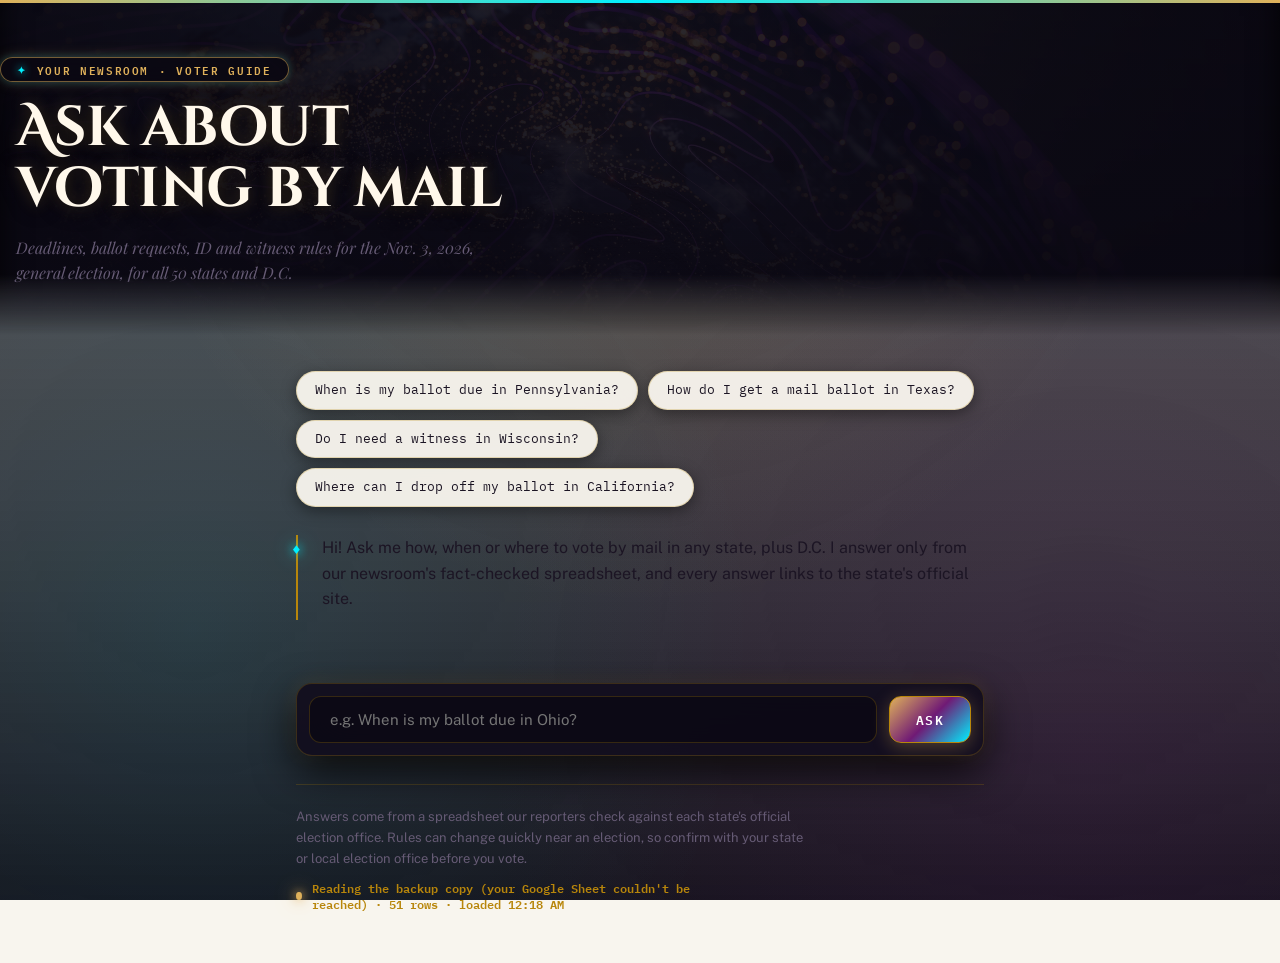
<file: index.html>
<!doctype html>
<html lang="en">
<head>
  <meta charset="utf-8">
  <meta name="viewport" content="width=device-width, initial-scale=1, viewport-fit=cover">
  <title>Mail Ballot Answers</title>
  <meta name="description" content="Ask when, where and how to vote by mail in your state.">
  <link rel="preconnect" href="https://fonts.googleapis.com">
  <link rel="preconnect" href="https://fonts.gstatic.com" crossorigin>
  <link rel="stylesheet" href="https://fonts.googleapis.com/css2?family=Cinzel+Decorative:wght@700&family=IBM+Plex+Mono:wght@400;600&family=Playfair+Display:ital,wght@0,600;0,800;1,400&family=Public+Sans:wght@400;600&display=swap">
  <link rel="stylesheet" href="style.css">
</head>
<body>
  <main class="wrap">
    <header>
      <p class="kicker"><span data-newsroom>Your Newsroom</span> · Voter guide</p>
      <h1>Ask about voting by mail</h1>
      <p>Deadlines, ballot requests, ID and witness rules for the <span data-election>2026 general election</span>, for all 50 states and D.C.</p>
    </header>

    <div id="chips" class="chips" aria-label="Example questions"></div>

    <section id="log" class="log" aria-live="polite" aria-label="Conversation"></section>

    <form id="ask" class="ask" autocomplete="off">
      <label for="q">Your question</label>
      <input id="q" name="q" type="text" placeholder="e.g. When is my ballot due in Ohio?" required>
      <button type="submit">Ask</button>
    </form>

    <footer>
      <p>Answers come from a spreadsheet our reporters check against each state's official election office. Rules can change quickly near an election, so confirm with your state or local election office before you vote.</p>
      <p id="status" class="status">Loading voting data…</p>
    </footer>
  </main>

  <script src="config.js"></script>
  <script src="bot.js"></script>
  <script src="app.js"></script>
</body>
</html>
</file>
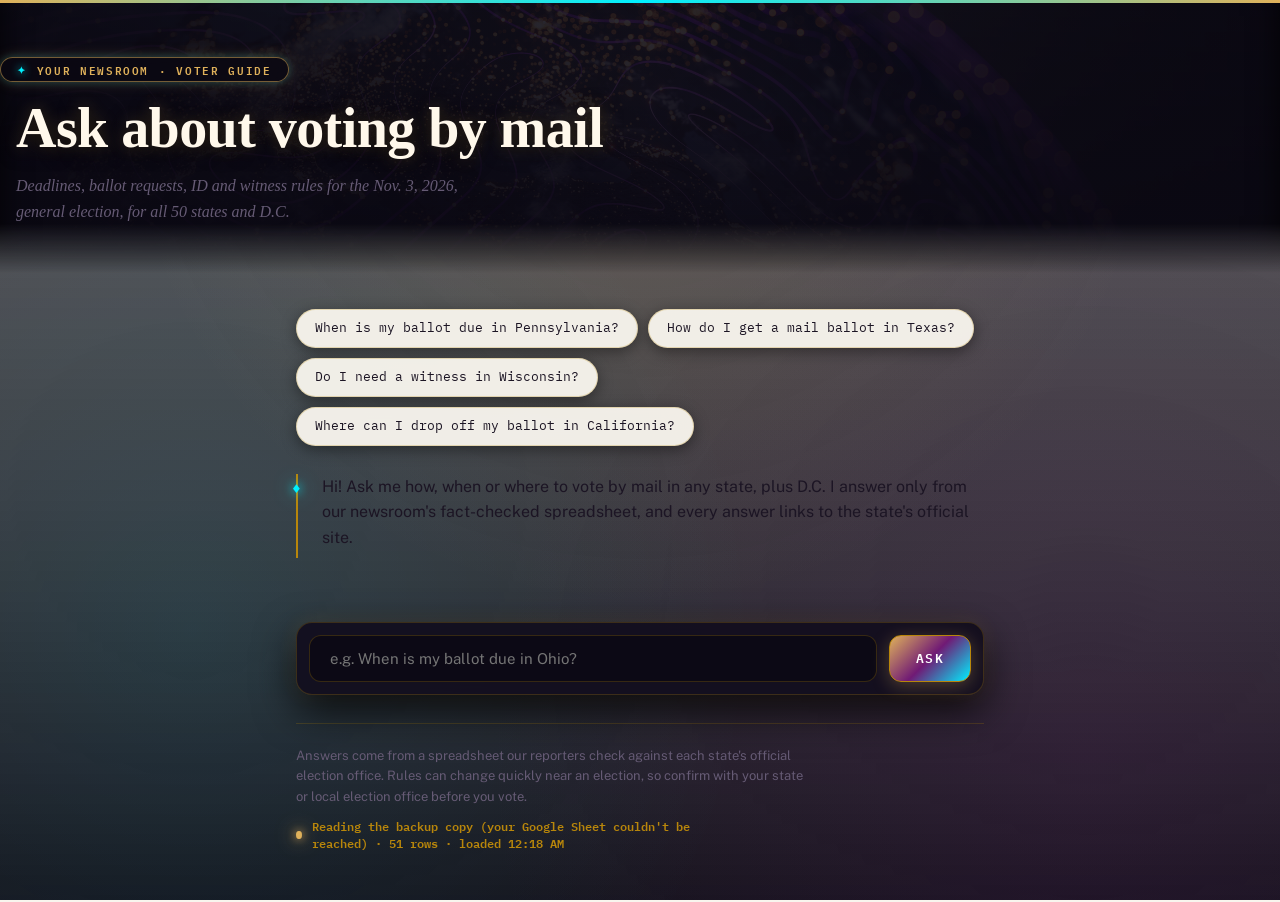
<file: gemini-code-1793810123602.html>
<!doctype html>
<html lang="en">
<head>
  <meta charset="utf-8">
  <meta name="viewport" content="width=device-width, initial-scale=1, viewport-fit=cover">
  <title>Mail Ballot Answers</title>
  <meta name="description" content="Ask when, where and how to vote by mail in your state.">
  <link rel="preconnect" href="https://fonts.googleapis.com">
  <link rel="preconnect" href="https://fonts.gstatic.com" crossorigin>
  <link rel="stylesheet" href="https://fonts.googleapis.com/css2?family=IBM+Plex+Mono:wght@400;600&family=Public+Sans:wght@400;600;800&family=Space+Grotesk:wght@700&display=swap">
  <link rel="stylesheet" href="style.css">
</head>
<body>
  <main class="wrap">
    <header>
      <p class="kicker"><span data-newsroom>Your Newsroom</span> · Voter guide</p>
      <h1>Ask about voting by mail</h1>
      <p>Deadlines, ballot requests, ID and witness rules for the <span data-election>2026 general election</span>, for all 50 states and D.C.</p>
    </header>

    <div id="chips" class="chips" aria-label="Example questions"></div>

    <section id="log" class="log" aria-live="polite" aria-label="Conversation"></section>

    <form id="ask" class="ask" autocomplete="off">
      <label for="q">Your question</label>
      <input id="q" name="q" type="text" placeholder="e.g. When is my ballot due in Ohio?" required>
      <button type="submit">Ask</button>
    </form>

    <footer>
      <p>Answers come from a spreadsheet our reporters check against each state's official election office. Rules can change quickly near an election, so confirm with your state or local election office before you vote.</p>
      <p id="status" class="status">Loading voting data…</p>
    </footer>
  </main>

  <script src="config.js"></script>
  <script src="bot.js"></script>
  <script src="app.js"></script>
</body>
</html>
</file>
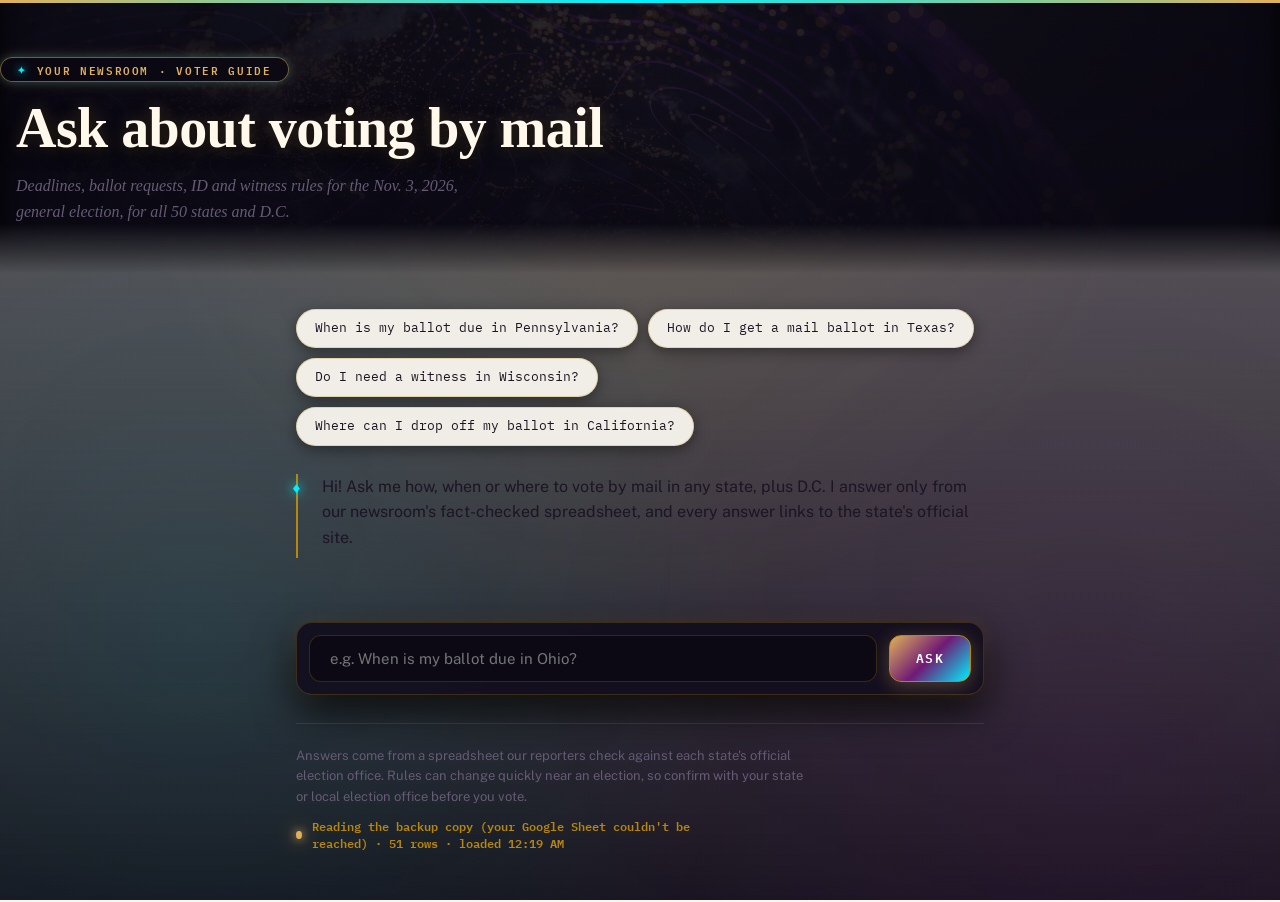
<file: gemini-code-1793813739871.html>
<!doctype html>
<html lang="en">
<head>
  <meta charset="utf-8">
  <meta name="viewport" content="width=device-width, initial-scale=1, viewport-fit=cover">
  <title>Mail Ballot Answers</title>
  <meta name="description" content="Ask when, where and how to vote by mail in your state.">
  <link rel="preconnect" href="https://fonts.googleapis.com">
  <link rel="preconnect" href="https://fonts.gstatic.com" crossorigin>
  <link rel="stylesheet" href="https://fonts.googleapis.com/css2?family=IBM+Plex+Mono:wght@400;600&family=Public+Sans:wght@400;600;800&family=Space+Grotesk:wght@600;700&display=swap">
  <link rel="stylesheet" href="style.css">
</head>
<body>
  <main class="wrap">
    <header>
      <p class="kicker"><span data-newsroom>Your Newsroom</span> · Voter guide</p>
      <h1>Ask about voting by mail</h1>
      <p>Deadlines, ballot requests, ID and witness rules for the <span data-election>2026 general election</span>, for all 50 states and D.C.</p>
    </header>

    <div id="chips" class="chips" aria-label="Example questions"></div>

    <section id="log" class="log" aria-live="polite" aria-label="Conversation"></section>

    <form id="ask" class="ask" autocomplete="off">
      <label for="q">Your question</label>
      <input id="q" name="q" type="text" placeholder="e.g. When is my ballot due in Ohio?" required>
      <button type="submit">Ask</button>
    </form>

    <footer>
      <p>Answers come from a spreadsheet our reporters check against each state's official election office. Rules can change quickly near an election, so confirm with your state or local election office before you vote.</p>
      <p id="status" class="status">Loading voting data…</p>
    </footer>
  </main>

  <script src="config.js"></script>
  <script src="bot.js"></script>
  <script src="app.js"></script>
</body>
</html>
</file>
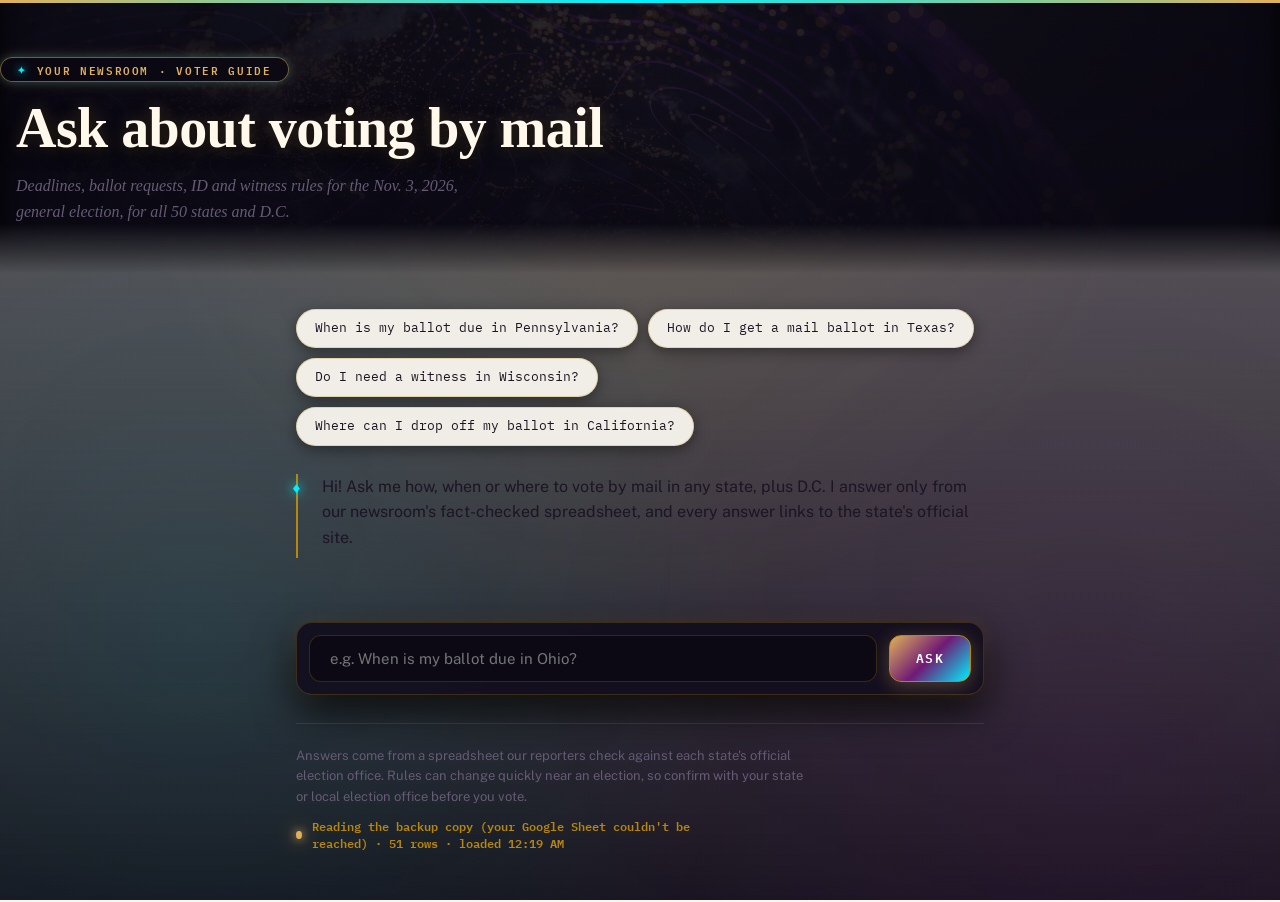
<file: index-2.html>
<!doctype html>
<html lang="en">
<head>
  <meta charset="utf-8">
  <meta name="viewport" content="width=device-width, initial-scale=1, viewport-fit=cover">
  <title>Mail Ballot Answers</title>
  <meta name="description" content="Ask when, where and how to vote by mail in your state.">
  <link rel="preconnect" href="https://fonts.googleapis.com">
  <link rel="preconnect" href="https://fonts.gstatic.com" crossorigin>
  <link rel="stylesheet" href="https://fonts.googleapis.com/css2?family=IBM+Plex+Mono:wght@400;600&family=Public+Sans:wght@400;600;800&family=Space+Grotesk:wght@700&display=swap">
  <link rel="stylesheet" href="style.css">
</head>
<body>
  <main class="wrap">
    <header>
      <p class="kicker"><span data-newsroom>Your Newsroom</span> · Voter guide</p>
      <h1>Ask about voting by mail</h1>
      <p>Deadlines, ballot requests, ID and witness rules for the <span data-election>2026 general election</span>, for all 50 states and D.C.</p>
    </header>

    <div id="chips" class="chips" aria-label="Example questions"></div>

    <section id="log" class="log" aria-live="polite" aria-label="Conversation"></section>

    <form id="ask" class="ask" autocomplete="off">
      <label for="q">Your question</label>
      <input id="q" name="q" type="text" placeholder="e.g. When is my ballot due in Ohio?" required>
      <button type="submit">Ask</button>
    </form>

    <footer>
      <p>Answers come from a spreadsheet our reporters check against each state's official election office. Rules can change quickly near an election, so confirm with your state or local election office before you vote.</p>
      <p id="status" class="status">Loading voting data…</p>
    </footer>
  </main>

  <script src="config.js"></script>
  <script src="bot.js"></script>
  <script src="app.js"></script>
</body>
</html>
</file>
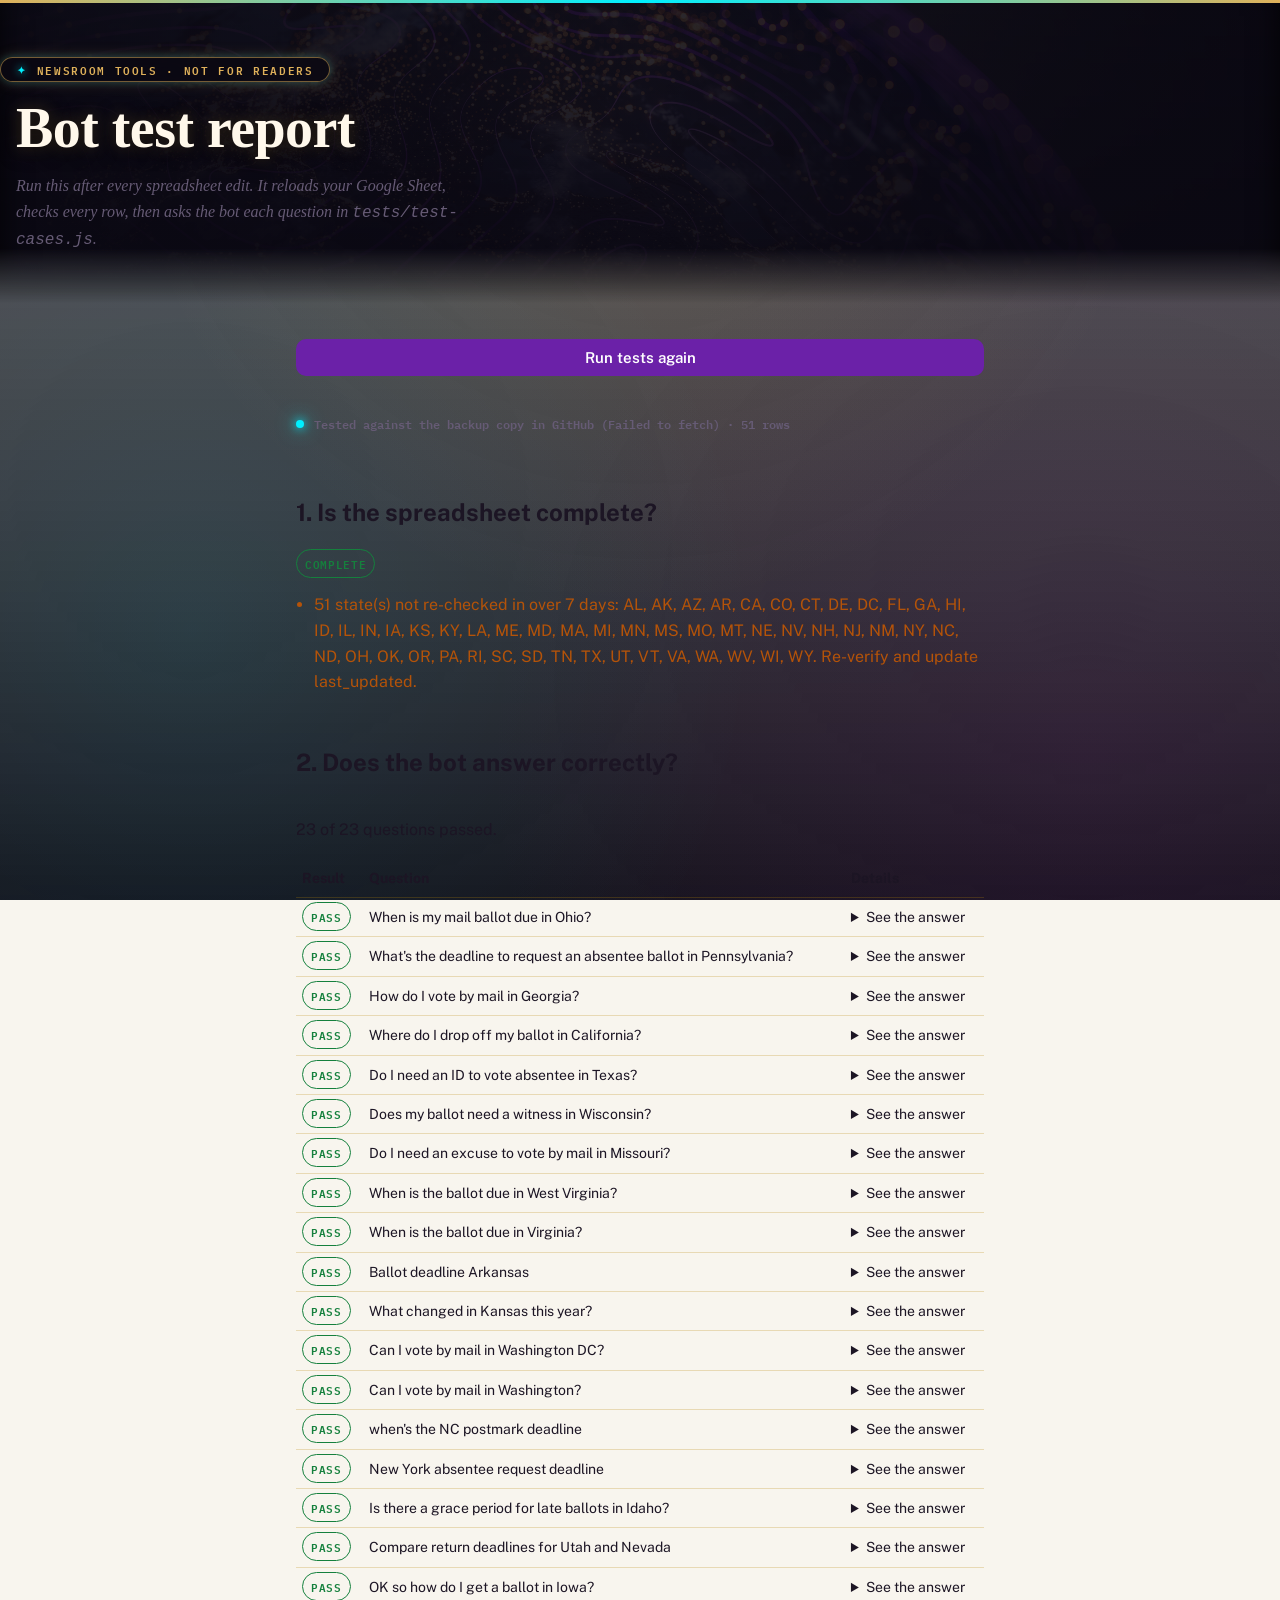
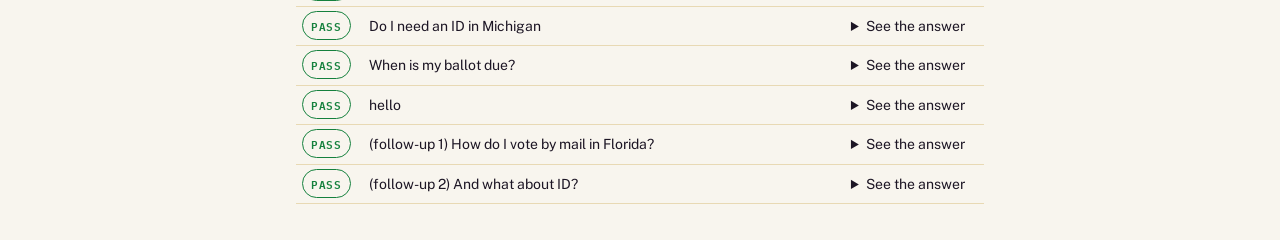
<file: tests.html>
<!doctype html>
<html lang="en">
<head>
  <meta charset="utf-8">
  <meta name="viewport" content="width=device-width, initial-scale=1">
  <title>Bot Test Report</title>
  <link rel="stylesheet" href="https://fonts.googleapis.com/css2?family=IBM+Plex+Mono:wght@400;600&family=Public+Sans:wght@400;600;800&display=swap">
  <link rel="stylesheet" href="style.css">
  <style>
    .pill { font: 600 11px/1 var(--font-mono); letter-spacing: .06em; padding: 4px 8px; border-radius: 999px; border: 1px solid currentColor; }
    .pass { color: #15803d; } .fail { color: var(--stamp); } .warnc { color: #b45309; }
    table { width: 100%; border-collapse: collapse; font-size: 14px; }
    td, th { text-align: left; vertical-align: top; padding: 8px 6px; border-bottom: 1px solid var(--rule); }
    .scroll { overflow-x: auto; }
    details pre { white-space: pre-wrap; font: 12px/1.5 var(--font-mono); background: var(--card); padding: 8px; border-radius: 6px; }
    ul.plain { margin: 0; padding-left: 18px; }
    button.run { font: 600 15px var(--font-body); padding: 10px 16px; border: 0; border-radius: 10px; background: var(--accent); color: var(--accent-ink); cursor: pointer; justify-self: start; }
  </style>
</head>
<body>
  <main class="wrap">
    <header>
      <p class="kicker">Newsroom tools · not for readers</p>
      <h1>Bot test report</h1>
      <p>Run this after every spreadsheet edit. It reloads your Google Sheet, checks every row, then asks the bot each question in <code>tests/test-cases.js</code>.</p>
    </header>
    <button class="run" id="run" type="button">Run tests again</button>
    <p id="source" class="status">Loading…</p>
    <section><h2>1. Is the spreadsheet complete?</h2><div id="data"></div></section>
    <section><h2>2. Does the bot answer correctly?</h2><div id="qs" class="scroll"></div></section>
  </main>

  <script src="config.js"></script>
  <script src="bot.js"></script>
  <script src="tests/test-cases.js"></script>
  <script src="tests/checks.js"></script>
  <script>
  (function () {
    var CFG = window.BOT_CONFIG;
    function get(url) { return fetch(url, { cache: "no-store" }).then(function (r) { if (!r.ok) throw new Error("HTTP " + r.status); return r.text(); }); }
    function el(tag, cls, text) { var e = document.createElement(tag); if (cls) e.className = cls; if (text != null) e.textContent = text; return e; }

    function render(rows, label) {
      document.getElementById("source").textContent = label + " · " + rows.length + " rows";
      var index = MailBot.buildIndex(rows);

      var d = MailBotChecks.checkData(rows);
      var data = document.getElementById("data"); data.innerHTML = "";
      var head = el("p");
      head.appendChild(el("span", "pill " + (d.errors.length ? "fail" : "pass"), d.errors.length ? d.errors.length + " PROBLEMS" : "COMPLETE"));
      data.appendChild(head);
      var ul = el("ul", "plain");
      d.errors.forEach(function (e) { ul.appendChild(el("li", "fail", e)); });
      d.warnings.forEach(function (w) { ul.appendChild(el("li", "warnc", w)); });
      data.appendChild(ul);

      var results = MailBotChecks.checkQuestions(MailBot, index, MailBotTests);
      var passed = results.filter(function (r) { return r.pass; }).length;
      var qs = document.getElementById("qs"); qs.innerHTML = "";
      qs.appendChild(el("p", null, passed + " of " + results.length + " questions passed."));
      var t = el("table"); var hr = el("tr");
      ["Result", "Question", "Details"].forEach(function (h) { hr.appendChild(el("th", null, h)); });
      t.appendChild(hr);
      results.forEach(function (r) {
        var tr = el("tr");
        var c1 = el("td"); c1.appendChild(el("span", "pill " + (r.pass ? "pass" : "fail"), r.pass ? "PASS" : "FAIL")); tr.appendChild(c1);
        tr.appendChild(el("td", null, r.q));
        var c3 = el("td");
        r.problems.forEach(function (p) { c3.appendChild(el("div", "fail", p)); });
        var det = el("details"); det.appendChild(el("summary", null, "See the answer")); det.appendChild(el("pre", null, r.text));
        c3.appendChild(det); tr.appendChild(c3); t.appendChild(tr);
      });
      qs.appendChild(t);
    }

    function run() {
      var live = CFG.SHEET_CSV_URL;
      var p = /^https:\/\/docs\.google\.com\//.test(live)
        ? get(live).then(function (t) { render(MailBot.parseCSV(t), "Tested against your Google Sheet"); })
        : Promise.reject(new Error("no live link in config.js"));
      p.catch(function (e) {
        return get(CFG.BACKUP_CSV).then(function (t) {
          render(MailBot.parseCSV(t), "Tested against the backup copy in GitHub (" + e.message + ")");
        });
      }).catch(function (e) { document.getElementById("source").textContent = "Could not load any data: " + e.message; });
    }
    document.getElementById("run").addEventListener("click", run);
    run();
  })();
  </script>
</body>
</html>
</file>
<file: style.css>
/* Style: Cyber-Rococo (High-Brow Fine Art Meets Cyberpunk HUD) */
:root {
  /* Default Dark Cyber-Rococo Palette */
  --paper: #0a0812;
  --card: rgba(18, 14, 30, 0.88);
  --ink: #f4efdf;
  --muted: #a69bb8;
  --rule: rgba(223, 177, 91, 0.3);
  --accent: #00f0ff;
  --accent-ink: #0a0812;
  --stamp: #dfb15b;
  --you: linear-gradient(135deg, #701a75, #4c1d95, #00f0ff);
  --font-body: "Public Sans", system-ui, -apple-system, sans-serif;
  --font-mono: "IBM Plex Mono", monospace;
  --font-heading: "Cinzel Decorative", "Playfair Display", serif;
  color-scheme: dark;
}

@media (prefers-color-scheme: light) {
  :root:not([data-theme="dark"]) {
    --paper: #f8f5ee;
    --card: rgba(255, 252, 245, 0.92);
    --ink: #1c1524;
    --muted: #665b75;
    --rule: rgba(184, 134, 11, 0.25);
    --accent: #6b21a8;
    --accent-ink: #ffffff;
    --stamp: #b8860b;
    --you: linear-gradient(135deg, #6b21a8, #0284c7);
    color-scheme: light;
  }
}

:root[data-theme="light"] {
  --paper: #f8f5ee;
  --card: rgba(255, 252, 245, 0.92);
  --ink: #1c1524;
  --muted: #665b75;
  --rule: rgba(184, 134, 11, 0.25);
  --accent: #6b21a8;
  --accent-ink: #ffffff;
  --stamp: #b8860b;
  --you: linear-gradient(135deg, #6b21a8, #0284c7);
  color-scheme: light;
}

:root[data-theme="dark"] {
  --paper: #0a0812;
  --card: rgba(18, 14, 30, 0.88);
  --ink: #f4efdf;
  --muted: #a69bb8;
  --rule: rgba(223, 177, 91, 0.3);
  --accent: #00f0ff;
  --accent-ink: #0a0812;
  --stamp: #dfb15b;
  --you: linear-gradient(135deg, #701a75, #4c1d95, #00f0ff);
  color-scheme: dark;
}

* { box-sizing: border-box; }

body {
  margin: 0;
  background: var(--paper);
  color: var(--ink);
  font: 16px/1.6 var(--font-body);
  position: relative;
  min-height: 100vh;
  overflow-x: hidden;
}

/* Gallery Wallpaper Ambient Glow */
body::before {
  content: "";
  position: fixed;
  inset: 0;
  background: 
    radial-gradient(circle at 50% 10%, rgba(223, 177, 91, 0.12), transparent 50%),
    radial-gradient(circle at 15% 70%, rgba(0, 240, 255, 0.08), transparent 45%),
    radial-gradient(circle at 85% 85%, rgba(112, 26, 117, 0.15), transparent 45%),
    linear-gradient(to bottom, rgba(10, 8, 18, 0.6), rgba(10, 8, 18, 0.95));
  pointer-events: none;
  z-index: 0;
}

.wrap {
  max-width: 720px;
  margin: 0 auto;
  padding-block: 0 40px;
  padding-left: max(16px, env(safe-area-inset-left, 0px));
  padding-right: max(16px, env(safe-area-inset-right, 0px));
  display: flex;
  flex-direction: column;
  gap: 28px;
  position: relative;
  z-index: 1;
}

/* Renaissance Oil Painting Hero Header with Cyber Trim */
header {
  position: relative;
  width: 100vw;
  left: 50%;
  right: 50%;
  margin-left: -50vw;
  margin-right: -50vw;
  padding-top: 56px;
  padding-bottom: 48px;
  background: 
    linear-gradient(180deg, rgba(10, 8, 18, 0.75) 0%, rgba(10, 8, 18, 0.92) 80%, #0a0812 100%),
    linear-gradient(90deg, rgba(10, 8, 18, 0.95) 0%, rgba(10, 8, 18, 0.4) 50%, rgba(10, 8, 18, 0.95) 100%),
    url('hero.jpg') center/cover no-repeat;
  mask-image: linear-gradient(to bottom, rgba(0,0,0,1) 82%, rgba(0,0,0,0) 100%);
  -webkit-mask-image: linear-gradient(to bottom, rgba(0,0,0,1) 82%, rgba(0,0,0,0) 100%);
  border-bottom: 1px solid var(--rule);
  margin-bottom: 8px;
  box-shadow: inset 0 -20px 30px rgba(0, 0, 0, 0.8);
}

/* Gold Frame Ornament Border */
header::before {
  content: "";
  position: absolute;
  top: 0;
  left: 0;
  right: 0;
  height: 3px;
  background: linear-gradient(90deg, #dfb15b 0%, #00f0ff 50%, #dfb15b 100%);
}

header > * {
  max-width: 720px;
  margin-left: auto;
  margin-right: auto;
  padding-left: max(16px, env(safe-area-inset-left, 0px));
  padding-right: max(16px, env(safe-area-inset-right, 0px));
}

/* Fine Art Exhibition Pill Header */
header .kicker {
  display: inline-flex;
  align-items: center;
  gap: 10px;
  font: 600 11px/1 var(--font-mono);
  letter-spacing: .15em;
  text-transform: uppercase;
  color: #dfb15b;
  border: 1px solid rgba(223, 177, 91, 0.5);
  background: rgba(10, 8, 18, 0.8);
  backdrop-filter: blur(10px);
  -webkit-backdrop-filter: blur(10px);
  padding: 6px 16px;
  border-radius: 999px;
  margin: 0 0 16px;
  box-shadow: 0 0 15px rgba(223, 177, 91, 0.2), 0 0 8px rgba(0, 240, 255, 0.2);
}

header .kicker::before {
  content: "✦";
  font-size: 10px;
  color: #00f0ff;
  text-shadow: 0 0 8px #00f0ff;
}

header h1 {
  font-family: var(--font-heading);
  font-size: clamp(32px, 5.5vw, 56px);
  line-height: 1.1;
  margin: 0 0 14px;
  text-wrap: balance;
  font-weight: 700;
  color: #fff8eb;
  letter-spacing: -0.01em;
  text-shadow: 0 2px 20px rgba(0, 0, 0, 0.9), 0 0 15px rgba(223, 177, 91, 0.3);
}

header p {
  margin: 0;
  color: var(--muted);
  max-width: 60ch;
  font-size: 16px;
  font-style: italic;
  font-family: "Playfair Display", Georgia, serif;
}

/* Cameo Pill Chips */
.chips {
  display: flex;
  flex-wrap: wrap;
  gap: 10px;
}

.chips button {
  font: inherit;
  font-size: 13px;
  font-family: var(--font-mono);
  color: var(--ink);
  background: var(--card);
  backdrop-filter: blur(14px);
  -webkit-backdrop-filter: blur(14px);
  border: 1px solid var(--rule);
  border-radius: 999px;
  padding: 8px 18px;
  cursor: pointer;
  transition: all 0.3s cubic-bezier(0.16, 1, 0.3, 1);
  box-shadow: 0 4px 15px rgba(0, 0, 0, 0.4);
}

.chips button:hover {
  border-color: #00f0ff;
  color: #00f0ff;
  box-shadow: 0 0 20px rgba(0, 240, 255, 0.35), inset 0 0 10px rgba(223, 177, 91, 0.15);
  transform: translateY(-2px);
}

/* Chat Log & Dialogue Stream */
.log {
  display: flex;
  flex-direction: column;
  gap: 20px;
  min-height: 120px;
}

.msg {
  max-width: 100%;
  min-width: 0;
}

.msg.you {
  align-self: flex-end;
  background: var(--you);
  color: #ffffff;
  padding: 14px 20px;
  border-radius: 18px 18px 2px 18px;
  max-width: 85%;
  box-shadow: 0 6px 25px rgba(112, 26, 117, 0.4), 0 0 12px rgba(0, 240, 255, 0.2);
  border: 1px solid rgba(255, 255, 255, 0.15);
}

.msg.bot {
  position: relative;
  padding-left: 24px;
  border-left: 2px solid var(--stamp);
}

.msg.bot::before {
  content: "♦";
  position: absolute;
  left: -7px;
  top: 6px;
  font-size: 12px;
  color: #00f0ff;
  text-shadow: 0 0 10px #00f0ff, 0 0 20px #00f0ff;
}

.msg.bot p {
  margin: 0 0 8px;
  max-width: 65ch;
}

/* Ornate Sci-Fi Museum Display Card */
.state-card {
  background: var(--card);
  backdrop-filter: blur(20px);
  -webkit-backdrop-filter: blur(20px);
  border: 1px solid var(--rule);
  border-radius: 16px;
  padding: 24px 26px;
  display: grid;
  gap: 16px;
  position: relative;
  overflow: hidden;
  box-shadow: 0 12px 40px rgba(0, 0, 0, 0.7), inset 0 0 25px rgba(223, 177, 91, 0.05);
}

/* Dual Top Filigree Bar */
.state-card::before {
  content: "";
  position: absolute;
  top: 0;
  left: 0;
  right: 0;
  height: 3px;
  background: linear-gradient(90deg, #dfb15b, #00f0ff, #701a75, #dfb15b);
}

/* Engraved Background Flourish Overlay */
.state-card::after {
  content: "";
  position: absolute;
  bottom: -20px;
  right: -20px;
  width: 180px;
  height: 180px;
  background-image: url("data:image/svg+xml,%3Csvg xmlns='http://www.w3.org/2000/svg' viewBox='0 0 100 100' fill='none'%3E%3Ccircle cx='50' cy='50' r='45' stroke='%23dfb15b' stroke-width='0.5' stroke-dasharray='2 2' stroke-opacity='0.25'/%3E%3Ccircle cx='50' cy='50' r='35' stroke='%2300f0ff' stroke-width='0.5' stroke-opacity='0.2'/%3E%3Cpolygon points='50,15 85,85 15,85' stroke='%23dfb15b' stroke-width='0.5' stroke-opacity='0.15'/%3E%3C/svg%3E");
  background-size: contain;
  background-repeat: no-repeat;
  pointer-events: none;
  opacity: 0.6;
}

.state-card h2 {
  margin: 0;
  font-family: var(--font-heading);
  font-size: 26px;
  padding-right: 100px;
  color: #fff8eb;
  font-weight: 700;
  letter-spacing: 0.02em;
}

.state-card dl {
  margin: 0;
  display: grid;
  gap: 14px;
}

.state-card dt {
  font: 600 11px/1.2 var(--font-mono);
  letter-spacing: .14em;
  text-transform: uppercase;
  color: #00f0ff;
  margin-bottom: 2px;
}

.state-card dd {
  margin: 0;
  padding-bottom: 12px;
  border-bottom: 1px solid rgba(223, 177, 91, 0.15);
}

.state-card dd:last-of-type {
  border-bottom: none;
  padding-bottom: 0;
}

.state-card .foot {
  display: flex;
  flex-wrap: wrap;
  gap: 6px 16px;
  align-items: center;
  border-top: 1px dashed var(--rule);
  padding-top: 14px;
  font-size: 14px;
  font-family: var(--font-mono);
}

.state-card a {
  color: #dfb15b;
  text-decoration: none;
  border-bottom: 1px solid #dfb15b;
  overflow-wrap: anywhere;
  transition: all 0.2s;
}

.state-card a:hover {
  color: #00f0ff;
  border-bottom-color: #00f0ff;
  text-shadow: 0 0 10px rgba(0, 240, 255, 0.6);
}

/* Gilded Wax/Accession Postmark Seal */
.postmark {
  position: absolute;
  top: 18px;
  right: 20px;
  width: 86px;
  height: 86px;
  border: 2px double var(--stamp);
  border-radius: 50%;
  color: var(--stamp);
  display: grid;
  place-content: center;
  text-align: center;
  transform: rotate(-7deg);
  font: 600 9px/1.2 var(--font-mono);
  letter-spacing: .08em;
  text-transform: uppercase;
  opacity: .95;
  box-shadow: inset 0 0 0 2px var(--stamp), 0 0 15px rgba(223, 177, 91, 0.25);
  background: rgba(10, 8, 18, 0.85);
  backdrop-filter: blur(8px);
}

.postmark b {
  display: block;
  font-size: 11px;
}

/* Sticky Console Form */
form.ask {
  display: flex;
  gap: 12px;
  position: sticky;
  bottom: 16px;
  background: rgba(18, 14, 30, 0.92);
  backdrop-filter: blur(24px);
  -webkit-backdrop-filter: blur(24px);
  padding: 12px;
  border-radius: 16px;
  border: 1px solid var(--rule);
  box-shadow: 0 15px 40px rgba(0, 0, 0, 0.8), 0 0 20px rgba(223, 177, 91, 0.15);
  z-index: 10;
}

form.ask label {
  position: absolute;
  left: -9999px;
}

form.ask input {
  flex: 1;
  min-width: 0;
  font: 15px var(--font-body);
  padding: 14px 20px;
  color: var(--ink);
  background: rgba(10, 8, 18, 0.7);
  border: 1px solid var(--rule);
  border-radius: 12px;
  outline: none;
  transition: all 0.3s ease;
}

form.ask input:focus {
  border-color: #00f0ff;
  box-shadow: 0 0 20px rgba(0, 240, 255, 0.35), inset 0 0 10px rgba(223, 177, 91, 0.1);
}

form.ask button {
  font: 600 13px var(--font-mono);
  letter-spacing: 0.1em;
  text-transform: uppercase;
  padding: 0 26px;
  border: 1px solid var(--stamp);
  border-radius: 12px;
  background: linear-gradient(135deg, #dfb15b 0%, #701a75 50%, #00f0ff 100%);
  color: #ffffff;
  cursor: pointer;
  transition: all 0.3s ease;
  box-shadow: 0 4px 18px rgba(223, 177, 91, 0.3);
}

form.ask button:hover {
  transform: translateY(-2px);
  box-shadow: 0 6px 25px rgba(0, 240, 255, 0.5);
}

:focus-visible {
  outline: 2px solid #00f0ff;
  outline-offset: 3px;
}

/* Footer & Status Radar Indicator */
footer {
  font-size: 13px;
  color: var(--muted);
  border-top: 1px solid var(--rule);
  padding-top: 22px;
}

footer p {
  margin: 0 0 10px;
  max-width: 65ch;
}

.status {
  display: inline-flex;
  align-items: center;
  gap: 10px;
  font: 600 12px/1.4 var(--font-mono);
  color: var(--muted);
}

.status::before {
  content: "";
  display: inline-block;
  width: 8px;
  height: 8px;
  border-radius: 50%;
  background-color: #00f0ff;
  box-shadow: 0 0 10px #00f0ff, 0 0 20px #00f0ff;
}

.status.warn {
  color: var(--stamp);
}

.status.warn::before {
  background-color: #dfb15b;
  box-shadow: 0 0 10px #dfb15b, 0 0 20px #dfb15b;
}

/* Mobile Alignment */
@media (max-width: 480px) {
  .postmark {
    position: static;
    transform: none;
    width: auto;
    height: auto;
    border-radius: 6px;
    padding: 4px 12px;
    justify-self: start;
    box-shadow: none;
    margin-top: 4px;
  }
  
  .postmark b {
    display: inline;
  }
  
  .state-card h2 {
    padding-right: 0;
  }

  header h1 {
    font-size: 34px;
  }
}

/* Animations */
@media (prefers-reduced-motion: no-preference) {
  .msg {
    animation: luxuryRise 0.35s cubic-bezier(0.16, 1, 0.3, 1);
  }

  .msg.bot::before,
  .status::before,
  header .kicker::before {
    animation: ambientGlow 2.5s infinite ease-in-out;
  }

  @keyframes luxuryRise {
    from {
      transform: translateY(18px);
      opacity: 0;
    }
    to {
      transform: translateY(0);
      opacity: 1;
    }
  }

  @keyframes ambientGlow {
    0%, 100% { opacity: 1; transform: scale(1); }
    50% { opacity: 0.4; transform: scale(0.85); }
  }
}
</file>
